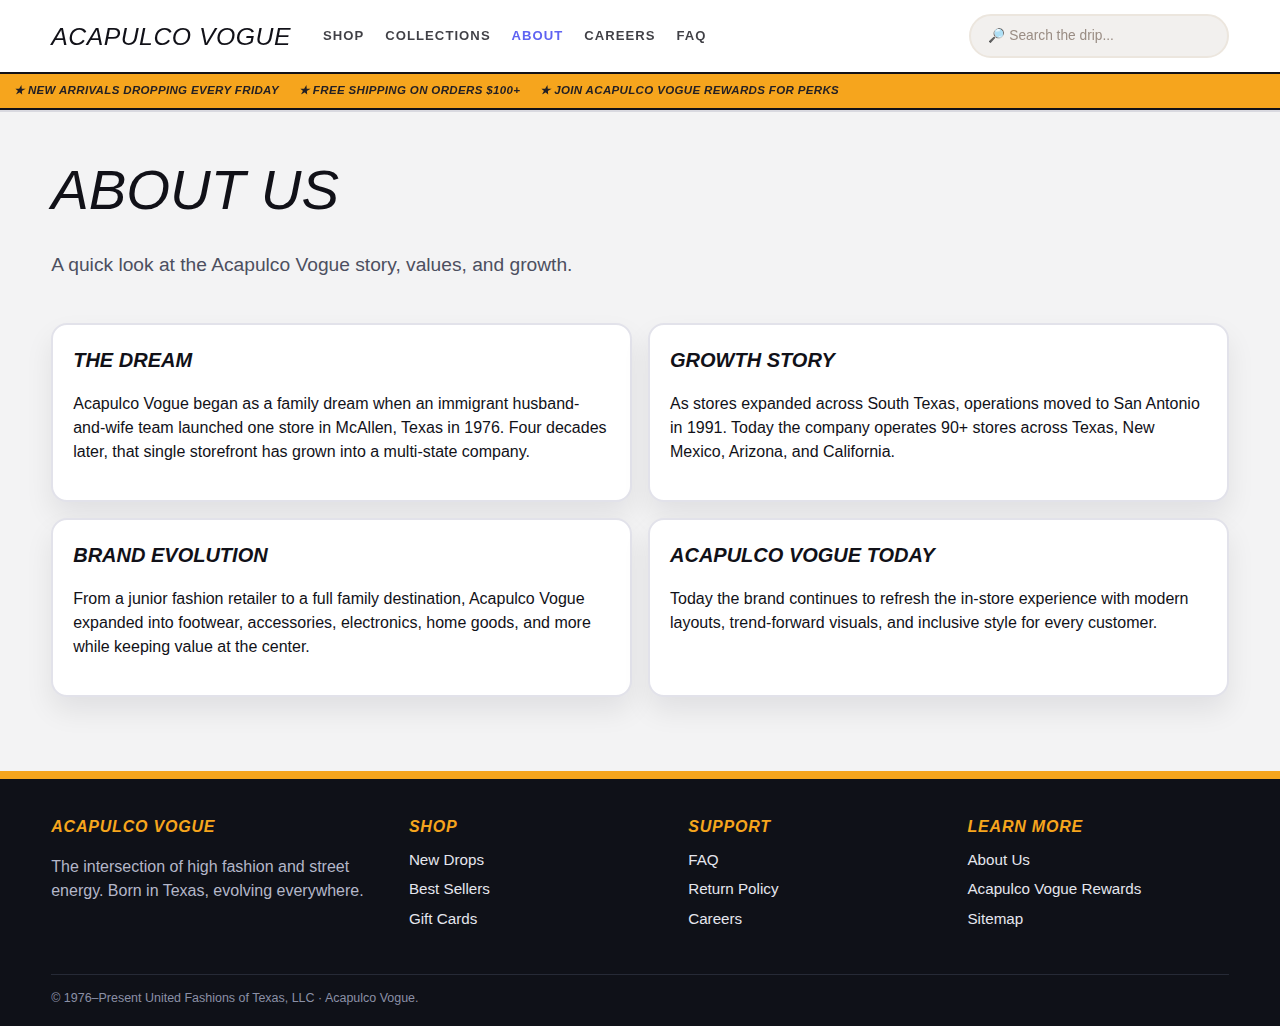
<file: about.html>
<!doctype html>
<html lang="en">
<head>
  <meta charset="UTF-8" />
  <meta name="viewport" content="width=device-width, initial-scale=1.0" />
  <title>About - Acapulco Vogue</title>
  <link rel="stylesheet" href="styles.css" />
</head>
<body>
  <header class="top-nav">
    <div class="container nav-inner">
      <a class="brand" href="index.html">ACAPULCO VOGUE</a>
      <nav class="nav-links">
        <a href="index.html">Shop</a><a href="sitemap.html">Collections</a><a href="about.html">About</a><a href="careers.html">Careers</a><a href="faq.html">FAQ</a>
      </nav>
      <div class="search">🔎 Search the drip...</div>
    </div>
    <div class="badge-row"><span>★ New arrivals dropping every Friday</span><span>★ Free shipping on orders $100+</span><span>★ Join Acapulco Vogue rewards for perks</span></div>
  </header>

  <main class="container">
    <section class="page-hero">
      <h1>About Us</h1>
      <p class="subtext">A quick look at the Acapulco Vogue story, values, and growth.</p>
    </section>
    <section class="content-grid">
      <article class="info-card"><h2>The Dream</h2><p>Acapulco Vogue began as a family dream when an immigrant husband-and-wife team launched one store in McAllen, Texas in 1976. Four decades later, that single storefront has grown into a multi-state company.</p></article>
      <article class="info-card"><h2>Growth Story</h2><p>As stores expanded across South Texas, operations moved to San Antonio in 1991. Today the company operates 90+ stores across Texas, New Mexico, Arizona, and California.</p></article>
      <article class="info-card"><h2>Brand Evolution</h2><p>From a junior fashion retailer to a full family destination, Acapulco Vogue expanded into footwear, accessories, electronics, home goods, and more while keeping value at the center.</p></article>
      <article class="info-card"><h2>Acapulco Vogue Today</h2><p>Today the brand continues to refresh the in-store experience with modern layouts, trend-forward visuals, and inclusive style for every customer.</p></article>
    </section>
  </main>

  <footer>
    <div class="container footer-grid">
      <div><h4>Acapulco Vogue</h4><p>The intersection of high fashion and street energy. Born in Texas, evolving everywhere.</p></div>
      <div><h4>Shop</h4><a href="sitemap.html">New Drops</a><a href="sitemap.html">Best Sellers</a><a href="rewards.html">Gift Cards</a></div>
      <div><h4>Support</h4><a href="faq.html">FAQ</a><a href="faq.html">Return Policy</a><a href="careers.html">Careers</a></div>
      <div><h4>Learn More</h4><a href="about.html">About Us</a><a href="rewards.html">Acapulco Vogue Rewards</a><a href="sitemap.html">Sitemap</a></div>
    </div>
    <div class="container copyright">© 1976–Present United Fashions of Texas, LLC · Acapulco Vogue.</div>
  </footer>
  <script src="script.js"></script>
</body>
</html>
</file>
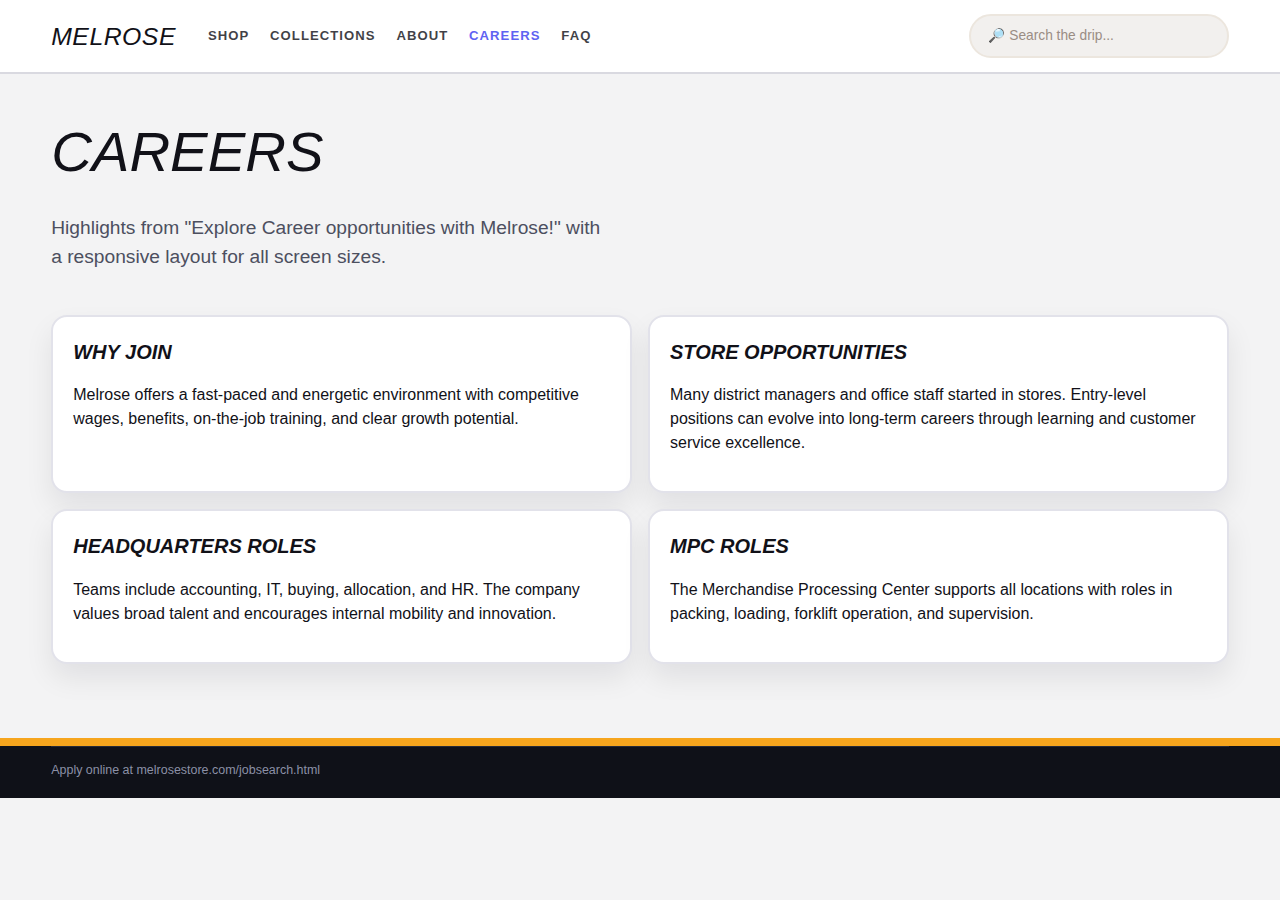
<file: careers.html>
<!doctype html><html lang="en"><head><meta charset="UTF-8"><meta name="viewport" content="width=device-width, initial-scale=1.0"><title>Careers - Acapulco Vogue</title><link rel="stylesheet" href="styles.css"></head><body>
<header class="top-nav"><div class="container nav-inner"><a class="brand" href="index.html">MELROSE</a><nav class="nav-links"><a href="index.html">Shop</a><a href="sitemap.html">Collections</a><a href="about.html">About</a><a href="careers.html">Careers</a><a href="faq.html">FAQ</a></nav><div class="search">🔎 Search the drip...</div></div></header>
<main class="container"><section class="page-hero"><h1>Careers</h1><p class="subtext">Highlights from "Explore Career opportunities with Melrose!" with a responsive layout for all screen sizes.</p></section>
<section class="content-grid">
<article class="info-card"><h2>Why Join</h2><p>Melrose offers a fast-paced and energetic environment with competitive wages, benefits, on-the-job training, and clear growth potential.</p></article>
<article class="info-card"><h2>Store Opportunities</h2><p>Many district managers and office staff started in stores. Entry-level positions can evolve into long-term careers through learning and customer service excellence.</p></article>
<article class="info-card"><h2>Headquarters Roles</h2><p>Teams include accounting, IT, buying, allocation, and HR. The company values broad talent and encourages internal mobility and innovation.</p></article>
<article class="info-card"><h2>MPC Roles</h2><p>The Merchandise Processing Center supports all locations with roles in packing, loading, forklift operation, and supervision.</p></article>
</section></main>
<footer><div class="container copyright">Apply online at melrosestore.com/jobsearch.html</div></footer><script src="script.js"></script></body></html>
</file>
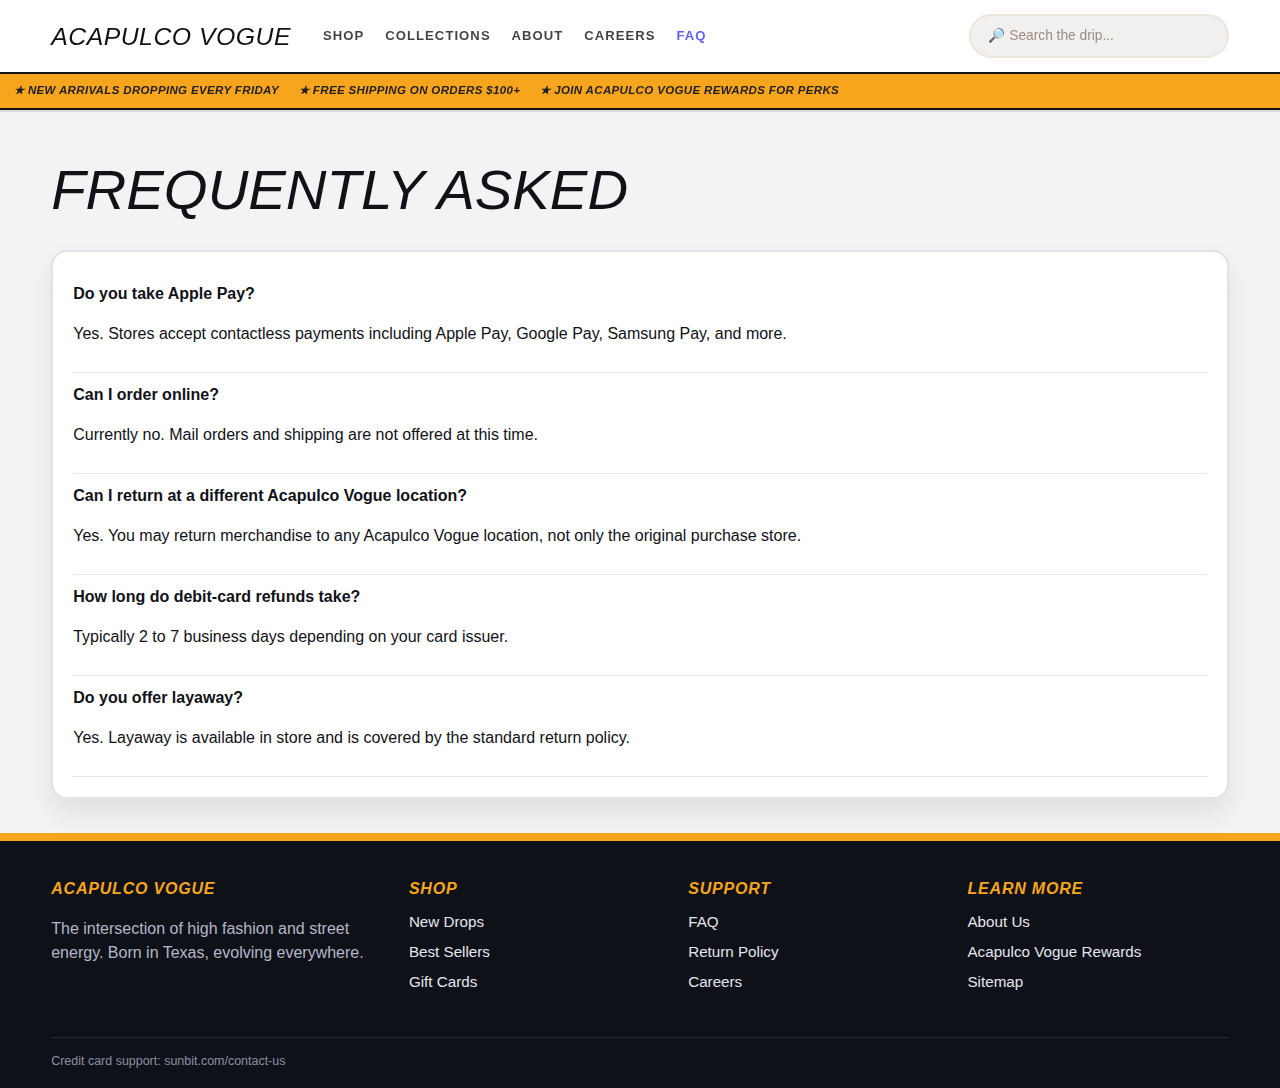
<file: faq.html>
<!doctype html>
<html lang="en">
<head>
  <meta charset="UTF-8" />
  <meta name="viewport" content="width=device-width, initial-scale=1.0" />
  <title>FAQ - Acapulco Vogue</title>
  <link rel="stylesheet" href="styles.css" />
</head>
<body>
  <header class="top-nav">
    <div class="container nav-inner">
      <a class="brand" href="index.html">ACAPULCO VOGUE</a>
      <nav class="nav-links">
        <a href="index.html">Shop</a><a href="sitemap.html">Collections</a><a href="about.html">About</a><a href="careers.html">Careers</a><a href="faq.html">FAQ</a>
      </nav>
      <div class="search">🔎 Search the drip...</div>
    </div>
    <div class="badge-row"><span>★ New arrivals dropping every Friday</span><span>★ Free shipping on orders $100+</span><span>★ Join Acapulco Vogue rewards for perks</span></div>
  </header>

  <main class="container">
    <section class="page-hero"><h1>Frequently Asked</h1></section>
    <section class="info-card">
      <div class="faq-item"><p class="faq-q">Do you take Apple Pay?</p><p>Yes. Stores accept contactless payments including Apple Pay, Google Pay, Samsung Pay, and more.</p></div>
      <div class="faq-item"><p class="faq-q">Can I order online?</p><p>Currently no. Mail orders and shipping are not offered at this time.</p></div>
      <div class="faq-item"><p class="faq-q">Can I return at a different Acapulco Vogue location?</p><p>Yes. You may return merchandise to any Acapulco Vogue location, not only the original purchase store.</p></div>
      <div class="faq-item"><p class="faq-q">How long do debit-card refunds take?</p><p>Typically 2 to 7 business days depending on your card issuer.</p></div>
      <div class="faq-item"><p class="faq-q">Do you offer layaway?</p><p>Yes. Layaway is available in store and is covered by the standard return policy.</p></div>
    </section>
  </main>

  <footer>
    <div class="container footer-grid">
      <div><h4>Acapulco Vogue</h4><p>The intersection of high fashion and street energy. Born in Texas, evolving everywhere.</p></div>
      <div><h4>Shop</h4><a href="sitemap.html">New Drops</a><a href="sitemap.html">Best Sellers</a><a href="rewards.html">Gift Cards</a></div>
      <div><h4>Support</h4><a href="faq.html">FAQ</a><a href="faq.html">Return Policy</a><a href="careers.html">Careers</a></div>
      <div><h4>Learn More</h4><a href="about.html">About Us</a><a href="rewards.html">Acapulco Vogue Rewards</a><a href="sitemap.html">Sitemap</a></div>
    </div>
    <div class="container copyright">Credit card support: sunbit.com/contact-us</div>
  </footer>
  <script src="script.js"></script>
</body>
</html>
</file>
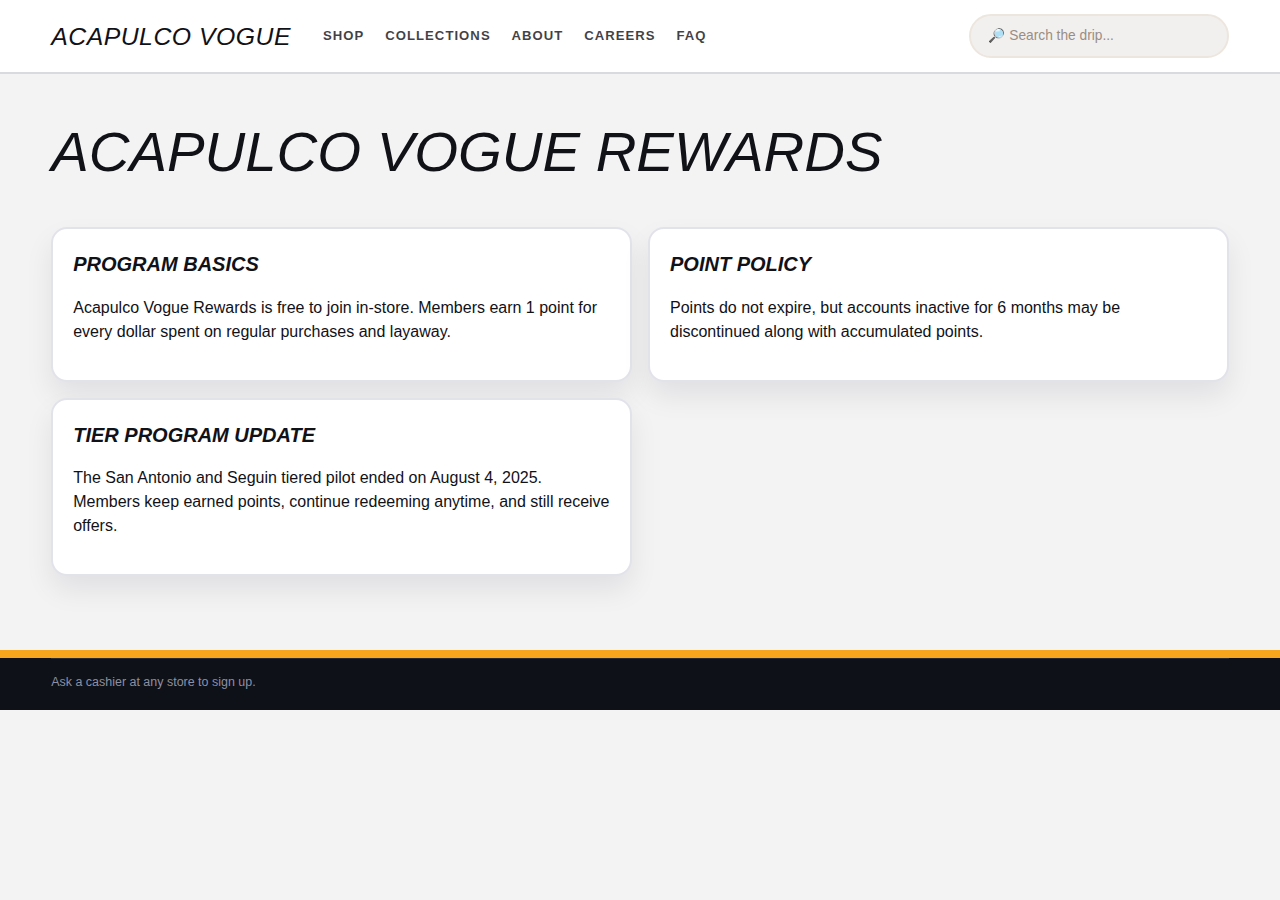
<file: rewards.html>
<!doctype html><html lang="en"><head><meta charset="UTF-8"><meta name="viewport" content="width=device-width, initial-scale=1.0"><title>Acapulco Vogue Rewards - Acapulco Vogue</title><link rel="stylesheet" href="styles.css"></head><body>
<header class="top-nav"><div class="container nav-inner"><a class="brand" href="index.html">ACAPULCO VOGUE</a><nav class="nav-links"><a href="index.html">Shop</a><a href="sitemap.html">Collections</a><a href="about.html">About</a><a href="careers.html">Careers</a><a href="faq.html">FAQ</a></nav><div class="search">🔎 Search the drip...</div></div></header>
<main class="container"><section class="page-hero"><h1>Acapulco Vogue Rewards</h1></section>
<section class="content-grid">
<article class="info-card"><h2>Program Basics</h2><p>Acapulco Vogue Rewards is free to join in-store. Members earn 1 point for every dollar spent on regular purchases and layaway.</p></article>
<article class="info-card"><h2>Point Policy</h2><p>Points do not expire, but accounts inactive for 6 months may be discontinued along with accumulated points.</p></article>
<article class="info-card"><h2>Tier Program Update</h2><p>The San Antonio and Seguin tiered pilot ended on August 4, 2025. Members keep earned points, continue redeeming anytime, and still receive offers.</p></article>
</section></main>
<footer><div class="container copyright">Ask a cashier at any store to sign up.</div></footer><script src="script.js"></script></body></html>
</file>
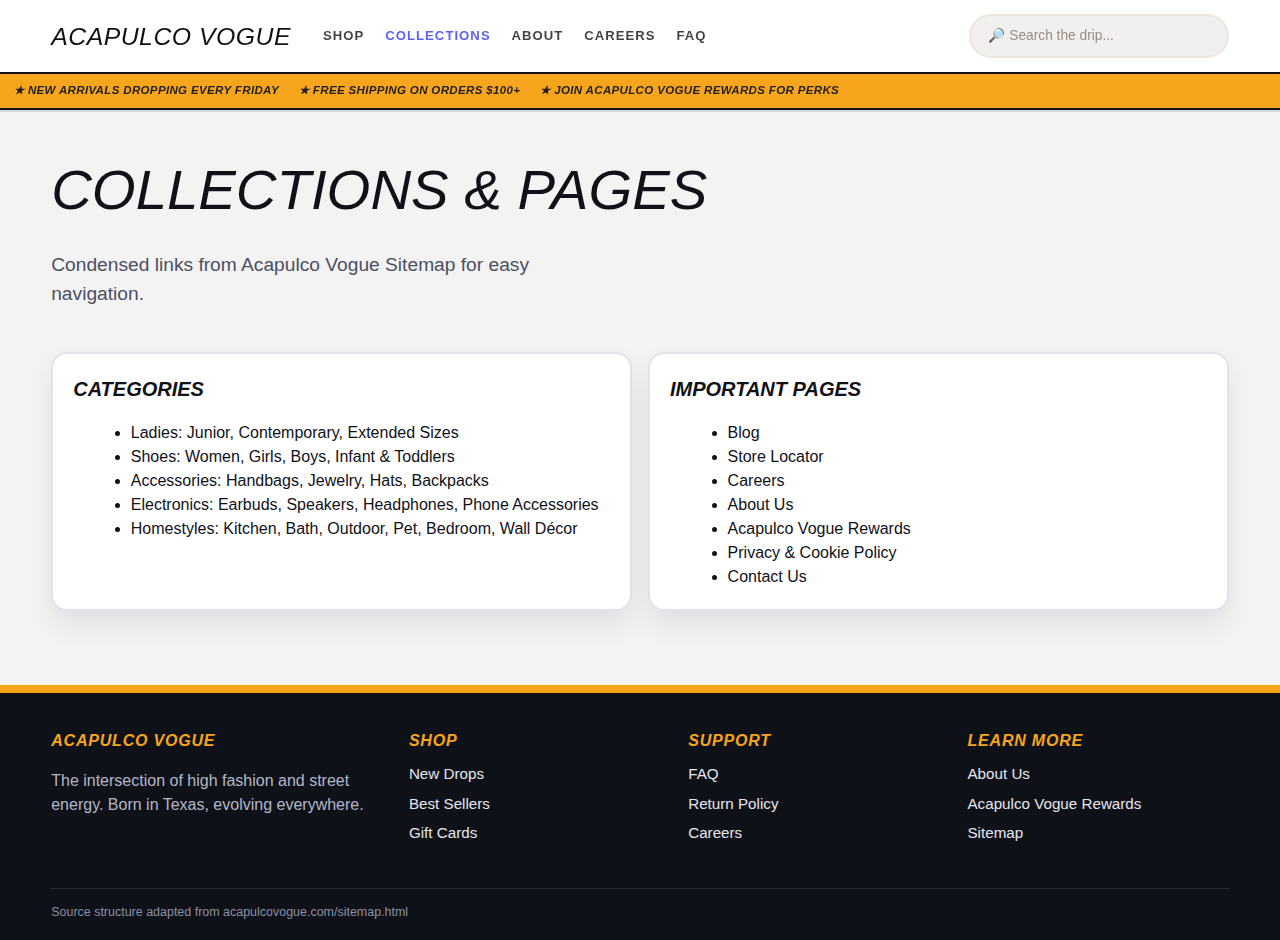
<file: sitemap.html>
<!doctype html>
<html lang="en">
<head>
  <meta charset="UTF-8" />
  <meta name="viewport" content="width=device-width, initial-scale=1.0" />
  <title>Sitemap - Acapulco Vogue</title>
  <link rel="stylesheet" href="styles.css" />
</head>
<body>
  <header class="top-nav">
    <div class="container nav-inner">
      <a class="brand" href="index.html">ACAPULCO VOGUE</a>
      <nav class="nav-links">
        <a href="index.html">Shop</a><a href="sitemap.html">Collections</a><a href="about.html">About</a><a href="careers.html">Careers</a><a href="faq.html">FAQ</a>
      </nav>
      <div class="search">🔎 Search the drip...</div>
    </div>
    <div class="badge-row"><span>★ New arrivals dropping every Friday</span><span>★ Free shipping on orders $100+</span><span>★ Join Acapulco Vogue rewards for perks</span></div>
  </header>

  <main class="container">
    <section class="page-hero"><h1>Collections & Pages</h1><p class="subtext">Condensed links from Acapulco Vogue Sitemap for easy navigation.</p></section>
    <section class="content-grid">
      <article class="info-card"><h2>Categories</h2><ul><li>Ladies: Junior, Contemporary, Extended Sizes</li><li>Shoes: Women, Girls, Boys, Infant & Toddlers</li><li>Accessories: Handbags, Jewelry, Hats, Backpacks</li><li>Electronics: Earbuds, Speakers, Headphones, Phone Accessories</li><li>Homestyles: Kitchen, Bath, Outdoor, Pet, Bedroom, Wall Décor</li></ul></article>
      <article class="info-card"><h2>Important Pages</h2><ul><li>Blog</li><li>Store Locator</li><li>Careers</li><li>About Us</li><li>Acapulco Vogue Rewards</li><li>Privacy & Cookie Policy</li><li>Contact Us</li></ul></article>
    </section>
  </main>

  <footer>
    <div class="container footer-grid">
      <div><h4>Acapulco Vogue</h4><p>The intersection of high fashion and street energy. Born in Texas, evolving everywhere.</p></div>
      <div><h4>Shop</h4><a href="sitemap.html">New Drops</a><a href="sitemap.html">Best Sellers</a><a href="rewards.html">Gift Cards</a></div>
      <div><h4>Support</h4><a href="faq.html">FAQ</a><a href="faq.html">Return Policy</a><a href="careers.html">Careers</a></div>
      <div><h4>Learn More</h4><a href="about.html">About Us</a><a href="rewards.html">Acapulco Vogue Rewards</a><a href="sitemap.html">Sitemap</a></div>
    </div>
    <div class="container copyright">Source structure adapted from acapulcovogue.com/sitemap.html</div>
  </footer>
  <script src="script.js"></script>
</body>
</html>
</file>
<file: styles.css>
:root {
  --bg: #f3f3f4;
  --surface: #ffffff;
  --surface-2: #f2f0ee;
  --ink: #111118;
  --muted: #4c4f5f;
  --accent: #5f63f2;
  --accent-2: #f6a51d;
  --radius: 18px;
  --outline: #111118;
  --shadow: 0 14px 28px rgba(17, 17, 24, 0.08);
}

* { box-sizing: border-box; }
body {
  margin: 0;
  font-family: "Poppins", "Inter", "Segoe UI", Arial, sans-serif;
  color: var(--ink);
  background: var(--bg);
  line-height: 1.5;
}
a { color: inherit; text-decoration: none; }
.container { width: min(1180px, 92vw); margin: 0 auto; }

.top-nav {
  position: sticky;
  top: 0;
  z-index: 30;
  background: rgba(255, 255, 255, 0.96);
  border-bottom: 2px solid #d9d9e0;
}
.nav-inner { display:flex; align-items:center; gap: 1rem; padding: 14px 0; }
.brand {
  font-size: 1.55rem;
  font-style: italic;
  font-weight: 500;
  letter-spacing: 0.02em;
}
.nav-links {
  display:flex;
  gap: 1.3rem;
  margin-left: 1rem;
  font-size: 0.82rem;
  font-weight: 700;
  text-transform: uppercase;
  letter-spacing: .08em;
}
.nav-links a { opacity: 0.8; }
.nav-links a:hover, .nav-links a.active { opacity: 1; color: var(--accent); }
.search {
  margin-left: auto;
  background: var(--surface-2);
  border: 2px solid #ece6de;
  border-radius: 999px;
  padding: .62rem 1.1rem;
  min-width: 260px;
  color: #9a8d84;
  font-size: .86rem;
}
.badge-row {
  display:flex;
  gap: 20px;
  overflow:auto;
  white-space: nowrap;
  background: var(--accent-2);
  color: #232025;
  font-size: .72rem;
  font-style: italic;
  letter-spacing: .03em;
  text-transform: uppercase;
  padding: 8px 14px;
  border-top: 2px solid var(--outline);
  border-bottom: 2px solid var(--outline);
}
.badge-row span { font-weight: 700; }

.hero {
  display: grid;
  grid-template-columns: 1fr 1fr;
  gap: 30px;
  align-items: stretch;
  padding: 34px 0;
}
.hero > div:first-child {
  padding: 16px 0;
}
.kicker {
  text-transform: uppercase;
  color: var(--accent);
  letter-spacing: .12em;
  font-size: .96rem;
  font-weight: 500;
}
.headline {
  margin: 8px 0 14px;
  font-size: clamp(2.4rem, 6vw, 5.2rem);
  line-height: .95;
  font-style: italic;
  font-weight: 500;
  text-transform: uppercase;
}
.headline .accent {
  color: var(--accent-2);
  border-bottom: 8px solid var(--accent);
}
.subtext {
  color: var(--muted);
  max-width: 52ch;
  font-size: 1.2rem;
}
.btn-row { display:flex; gap: 12px; flex-wrap: wrap; margin-top: 20px; }
.btn {
  border: 3px solid var(--accent);
  border-radius: 16px;
  padding: 12px 22px;
  font-weight: 500;
  font-style: italic;
  font-size: 1rem;
  letter-spacing: .02em;
  text-transform: uppercase;
  cursor: pointer;
  transition: transform .2s ease;
}
.btn:hover { transform: translateY(-2px); }
.btn.primary {
  color: #191218;
  background: var(--accent-2);
  border-color: var(--accent-2);
  box-shadow: 0 3px 0 var(--accent);
}
.btn.secondary {
  background: transparent;
  color: #3f419f;
}
.hero-card {
  border-radius: 22px;
  overflow: hidden;
  border: 4px solid var(--outline);
  box-shadow: 10px 10px 0 var(--accent);
  min-height: 100%;
}
.hero-card img {
  width: 100%;
  height: 100%;
  min-height: 580px;
  object-fit: cover;
  display: block;
}
.section-title {
  margin: 30px 0 14px;
  font-size: clamp(1.8rem, 4vw, 3.2rem);
  font-style: italic;
  font-weight: 500;
  text-transform: uppercase;
}
.grid-cards { display:grid; grid-template-columns: repeat(3, 1fr); gap: 16px; }
.category-card {
  position: relative;
  min-height: 290px;
  border-radius: 20px;
  overflow: hidden;
  border: 4px solid var(--outline);
  background: #e5e5e9;
}
.category-card img { width:100%; height:100%; object-fit:cover; filter: saturate(.92); }
.category-card .overlay {
  position: absolute;
  inset: auto 16px 16px;
  background: linear-gradient(transparent, rgba(0, 0, 0, 0.66));
  border-radius: 12px;
  padding: 14px;
  color: white;
}
.category-card h3 { margin: 0; font-size: 2rem; font-style: italic; font-weight: 500; text-transform: uppercase; }
.category-card small { color: var(--accent-2); font-weight: 700; }

.split {
  margin: 46px 0 56px;
  background: var(--accent);
  border-radius: 22px;
  padding: 34px;
  display:grid;
  grid-template-columns: 1fr 1.2fr;
  gap: 18px;
  color: #e9ebff;
}
.split p { color: #d9ddff; font-size: 1.2rem; }
.panel-grid { display:grid; grid-template-columns: repeat(3, 1fr); gap: 10px; }
.panel-grid img {
  width: 100%;
  aspect-ratio: 1 / 1;
  object-fit: cover;
  border-radius: 14px;
  border: 3px solid var(--outline);
}

.page-hero { padding: 36px 0 10px; }
.page-hero h1 {
  margin: 0 0 8px;
  font-size: clamp(2rem, 4.4vw, 3.6rem);
  font-style: italic;
  text-transform: uppercase;
  font-weight: 500;
}
.content-grid { display:grid; grid-template-columns: repeat(2, 1fr); gap: 16px; padding: 14px 0 40px; }
.info-card {
  background: var(--surface);
  border-radius: 16px;
  padding: 20px;
  box-shadow: var(--shadow);
  border: 2px solid #e2e2ea;
}
.info-card h2 { margin-top: 0; font-size: 1.25rem; font-style: italic; text-transform: uppercase; }
.info-card ul { margin: .6rem 0 0 1.1rem; }
.faq-item { border-bottom: 1px solid #e5e5eb; padding: 10px 0; }
.faq-q { font-weight: 700; margin: 0 0 8px; }

footer {
  background: #0f1118;
  color: #d0d2df;
  margin-top: 34px;
  border-top: 8px solid var(--accent-2);
}
.footer-grid { display:grid; grid-template-columns: 1.3fr repeat(3,1fr); gap: 18px; padding: 36px 0; }
footer h4 {
  margin: 0 0 10px;
  color: var(--accent-2);
  font-size: 1rem;
  font-style: italic;
  letter-spacing: .05em;
  text-transform: uppercase;
}
footer a { display:block; color:#e5e6ee; font-size:.95rem; margin: 7px 0; }
footer p { color: #b4b7c9; }
.copyright { border-top: 1px solid #262a36; font-size:.78rem; color:#8b90a6; padding: 14px 0 18px; }

@media (max-width: 960px) {
  .hero, .split, .footer-grid, .content-grid { grid-template-columns: 1fr; }
  .grid-cards { grid-template-columns: repeat(2, 1fr); }
  .search { min-width: 150px; }
  .hero-card img { min-height: 440px; }
}
@media (max-width: 620px) {
  .nav-inner { flex-wrap: wrap; }
  .nav-links {
    order: 3;
    width: 100%;
    margin-left: 0;
    display: grid;
    grid-template-columns: repeat(5, minmax(0, 1fr));
    gap: .35rem;
  }
  .nav-links a {
    text-align: center;
    white-space: nowrap;
    font-size: clamp(.62rem, 2.6vw, .74rem);
    letter-spacing: .03em;
  }
  .search { width: 100%; margin-left: 0; }
  .grid-cards { grid-template-columns: 1fr; }
}
</file>
